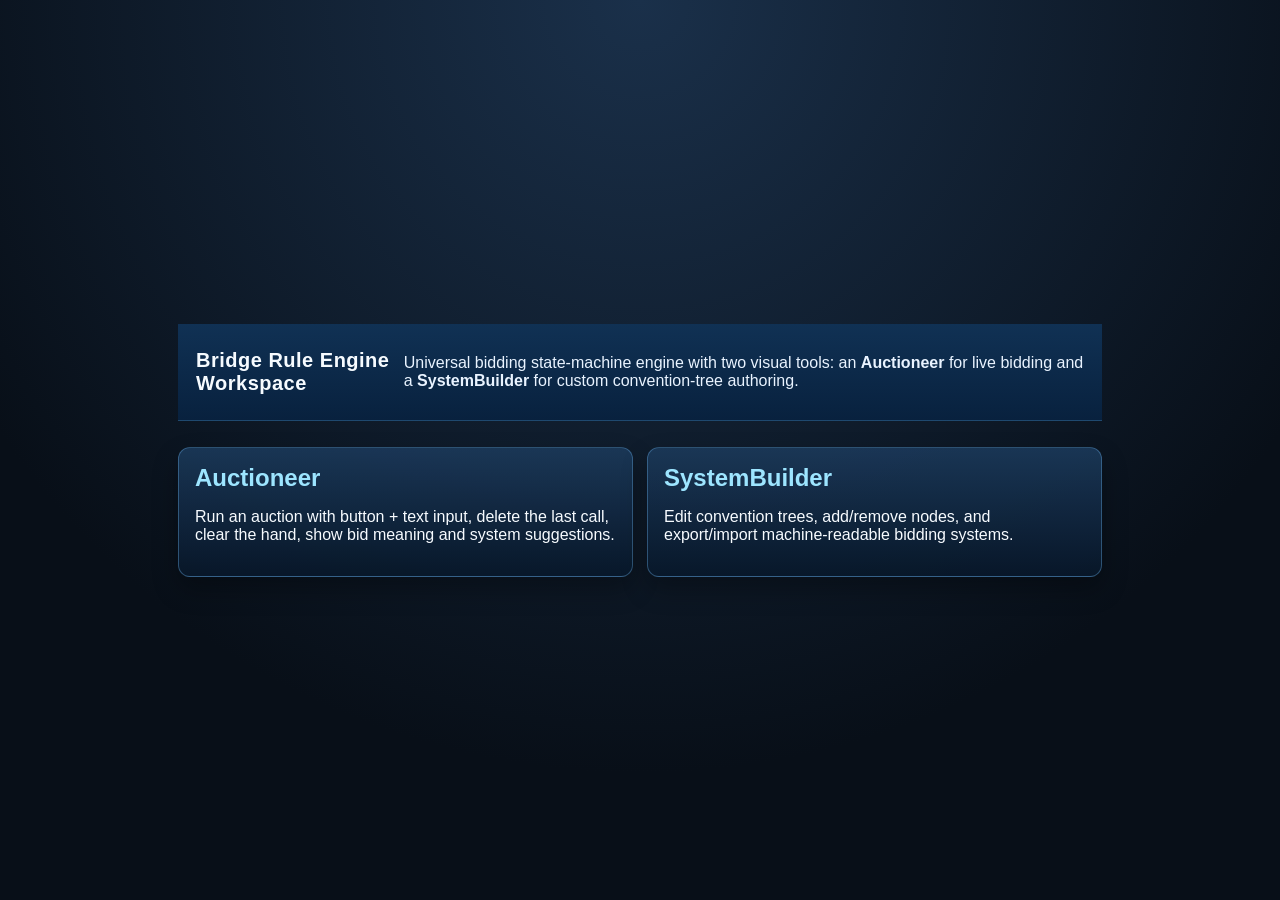
<file: RuleEngine/index.html>
<!doctype html>
<html lang="en">
<head>
  <meta charset="UTF-8" />
  <meta name="viewport" content="width=device-width, initial-scale=1.0" />
  <title>Bridge Rule Engine</title>
  <link rel="stylesheet" href="styles.css" />
</head>
<body class="landing-page">
  <main class="landing-shell">
    <header>
      <h1>Bridge Rule Engine Workspace</h1>
      <p>
        Universal bidding state-machine engine with two visual tools: an
        <strong>Auctioneer</strong> for live bidding and a
        <strong>SystemBuilder</strong> for custom convention-tree authoring.
      </p>
    </header>

    <section class="card-grid">
      <a class="card" href="auctioneer.html">
        <h2>Auctioneer</h2>
        <p>
          Run an auction with button + text input, delete the last call, clear
          the hand, show bid meaning and system suggestions.
        </p>
      </a>
      <a class="card" href="systembuilder.html">
        <h2>SystemBuilder</h2>
        <p>
          Edit convention trees, add/remove nodes, and export/import
          machine-readable bidding systems.
        </p>
      </a>
    </section>
  </main>
</body>
</html>
</file>
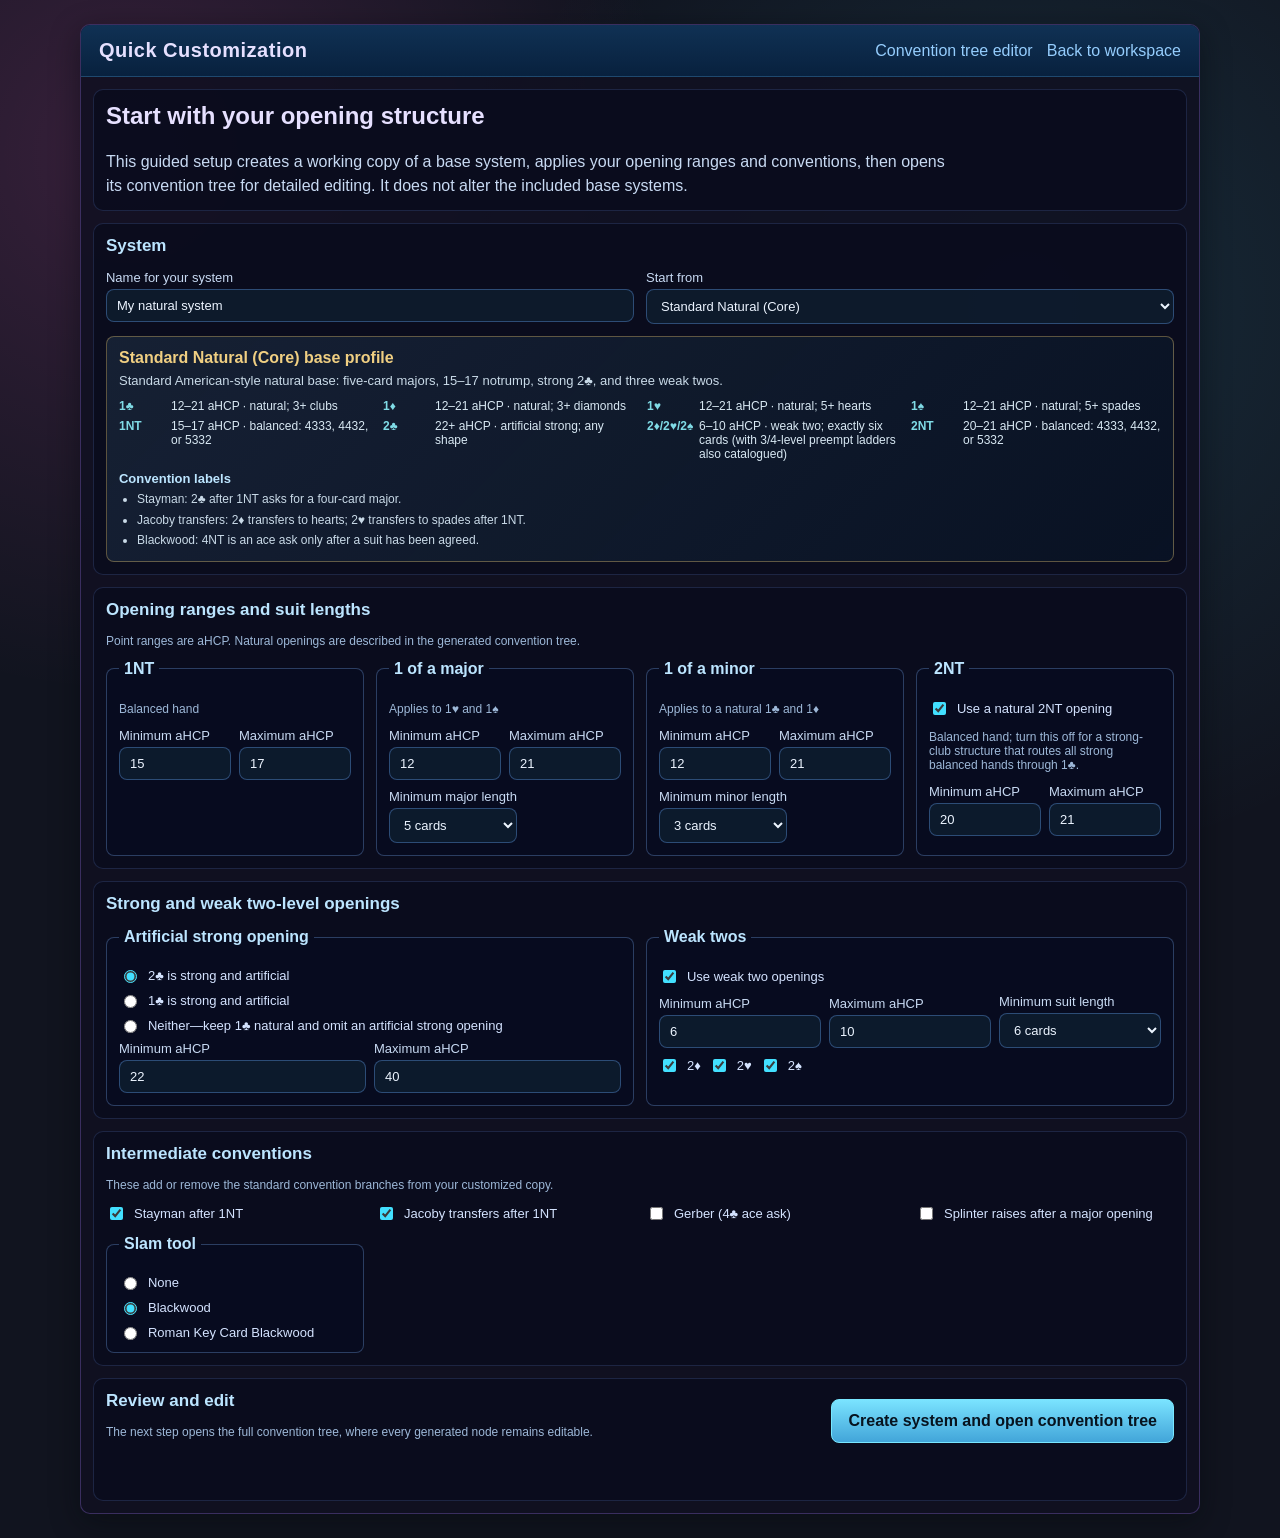
<file: RuleEngine/quick-customization.html>
<!doctype html>
<html lang="en">
<head>
  <meta charset="UTF-8" />
  <meta name="viewport" content="width=device-width, initial-scale=1.0" />
  <title>Bridge Rule Engine - Quick Customization</title>
  <link rel="stylesheet" href="styles.css" />
</head>
<body class="systembuilder-body" id="app">
  <div class="systembuilder-shell">
    <div class="page-shell quick-customization-shell">
      <header>
        <h1>Quick Customization</h1>
        <nav class="page-links" aria-label="Quick customization navigation">
          <a href="systembuilder.html" class="home">Convention tree editor</a>
          <a href="index.html" class="home">Back to workspace</a>
        </nav>
      </header>

      <main class="panel-grid">
        <section class="panel quick-intro">
          <h2>Start with your opening structure</h2>
          <p>
            This guided setup creates a working copy of a base system, applies your opening ranges and conventions,
            then opens its convention tree for detailed editing. It does not alter the included base systems.
          </p>
        </section>

        <form id="quickCustomizationForm" class="customization-form">
          <section class="panel">
            <h2>System</h2>
            <div class="form-grid form-grid--wide">
              <label>
                Name for your system
                <input id="customSystemName" name="systemName" type="text" maxlength="80" value="My natural system" required />
              </label>
              <label>
                Start from
                <select id="baseSystemSelect" name="baseSystem"></select>
              </label>
            </div>
            <div id="baseSystemSummary" class="base-system-summary" aria-live="polite"></div>
          </section>

          <section class="panel">
            <h2>Opening ranges and suit lengths</h2>
            <p class="meta-note">Point ranges are aHCP. Natural openings are described in the generated convention tree.</p>
            <div class="opening-grid">
              <fieldset class="opening-card">
                <legend>1NT</legend>
                <p class="meta-note">Balanced hand</p>
                <div class="range-row">
                  <label>Minimum aHCP<input name="oneNtMin" type="number" min="0" max="40" value="15" required /></label>
                  <label>Maximum aHCP<input name="oneNtMax" type="number" min="0" max="40" value="17" required /></label>
                </div>
              </fieldset>

              <fieldset class="opening-card">
                <legend>1 of a major</legend>
                <p class="meta-note">Applies to 1♥ and 1♠</p>
                <div class="range-row">
                  <label>Minimum aHCP<input name="oneMajorMin" type="number" min="0" max="40" value="12" required /></label>
                  <label>Maximum aHCP<input name="oneMajorMax" type="number" min="0" max="40" value="21" required /></label>
                </div>
                <label>Minimum major length
                  <select name="majorLength"><option value="4">4 cards</option><option value="5" selected>5 cards</option></select>
                </label>
              </fieldset>

              <fieldset class="opening-card">
                <legend>1 of a minor</legend>
                <p class="meta-note">Applies to a natural 1♣ and 1♦</p>
                <div class="range-row">
                  <label>Minimum aHCP<input name="oneMinorMin" type="number" min="0" max="40" value="12" required /></label>
                  <label>Maximum aHCP<input name="oneMinorMax" type="number" min="0" max="40" value="20" required /></label>
                </div>
                <label>Minimum minor length
                  <select name="minorLength"><option value="2">2 cards</option><option value="3" selected>3 cards</option><option value="4">4 cards</option><option value="5">5 cards</option></select>
                </label>
              </fieldset>

              <fieldset class="opening-card">
                <legend>2NT</legend>
                <label class="switch-row"><input id="twoNtEnabled" name="twoNtEnabled" type="checkbox" checked /> Use a natural 2NT opening</label>
                <p class="meta-note">Balanced hand; turn this off for a strong-club structure that routes all strong balanced hands through 1♣.</p>
                <div class="range-row" data-two-nt-control>
                  <label>Minimum aHCP<input name="twoNtMin" type="number" min="0" max="40" value="20" required /></label>
                  <label>Maximum aHCP<input name="twoNtMax" type="number" min="0" max="40" value="21" required /></label>
                </div>
              </fieldset>
            </div>
          </section>

          <section class="panel">
            <h2>Strong and weak two-level openings</h2>
            <div class="form-grid form-grid--wide">
              <fieldset class="choice-group">
                <legend>Artificial strong opening</legend>
                <label class="choice"><input type="radio" name="strongOpening" value="2C" checked /> 2♣ is strong and artificial</label>
                <label class="choice"><input type="radio" name="strongOpening" value="1C" /> 1♣ is strong and artificial</label>
                <label class="choice"><input type="radio" name="strongOpening" value="none" /> Neither—keep 1♣ natural and omit an artificial strong opening</label>
                <div class="range-row">
                  <label>Minimum aHCP<input name="strongMin" type="number" min="0" max="40" value="22" required /></label>
                  <label>Maximum aHCP<input name="strongMax" type="number" min="0" max="40" value="40" required /></label>
                </div>
              </fieldset>

              <fieldset class="choice-group">
                <legend>Weak twos</legend>
                <label class="switch-row"><input id="weakTwosEnabled" name="weakTwosEnabled" type="checkbox" checked /> Use weak two openings</label>
                <div class="range-row" data-weak-two-control>
                  <label>Minimum aHCP<input name="weakTwoMin" type="number" min="0" max="40" value="5" required /></label>
                  <label>Maximum aHCP<input name="weakTwoMax" type="number" min="0" max="40" value="10" required /></label>
                  <label>Minimum suit length
                    <select name="weakTwoLength"><option value="5">5 cards</option><option value="6" selected>6 cards</option><option value="7">7 cards</option></select>
                  </label>
                </div>
                <div class="checkbox-row" data-weak-two-control>
                  <label class="choice"><input name="weakTwoSuits" type="checkbox" value="D" checked /> 2♦</label>
                  <label class="choice"><input name="weakTwoSuits" type="checkbox" value="H" checked /> 2♥</label>
                  <label class="choice"><input name="weakTwoSuits" type="checkbox" value="S" checked /> 2♠</label>
                </div>
              </fieldset>
            </div>
          </section>

          <section class="panel">
            <h2>Intermediate conventions</h2>
            <p class="meta-note">These add or remove the standard convention branches from your customized copy.</p>
            <div class="convention-options">
              <label class="switch-row"><input name="stayman" type="checkbox" checked /> Stayman after 1NT</label>
              <label class="switch-row"><input name="transfers" type="checkbox" checked /> Jacoby transfers after 1NT</label>
              <label class="switch-row"><input name="gerber" type="checkbox" /> Gerber (4♣ ace ask)</label>
              <label class="switch-row"><input name="splinter" type="checkbox" /> Splinter raises after a major opening</label>
              <fieldset class="choice-group slam-choice">
                <legend>Slam tool</legend>
                <label class="choice"><input type="radio" name="slamTool" value="none" /> None</label>
                <label class="choice"><input type="radio" name="slamTool" value="blackwood" checked /> Blackwood</label>
                <label class="choice"><input type="radio" name="slamTool" value="rkcb" /> Roman Key Card Blackwood</label>
              </fieldset>
            </div>
          </section>

          <section class="panel quick-actions">
            <div>
              <h2>Review and edit</h2>
              <p class="meta-note">The next step opens the full convention tree, where every generated node remains editable.</p>
            </div>
            <button type="submit" class="primary-action">Create system and open convention tree</button>
            <p id="quickCustomizationStatus" class="status-message" role="status" aria-live="polite"></p>
          </section>
        </form>
      </main>
    </div>
  </div>
  <script src="Customization/system-data.js"></script>
  <script src="quick-customization.js"></script>
</body>
</html>
</file>
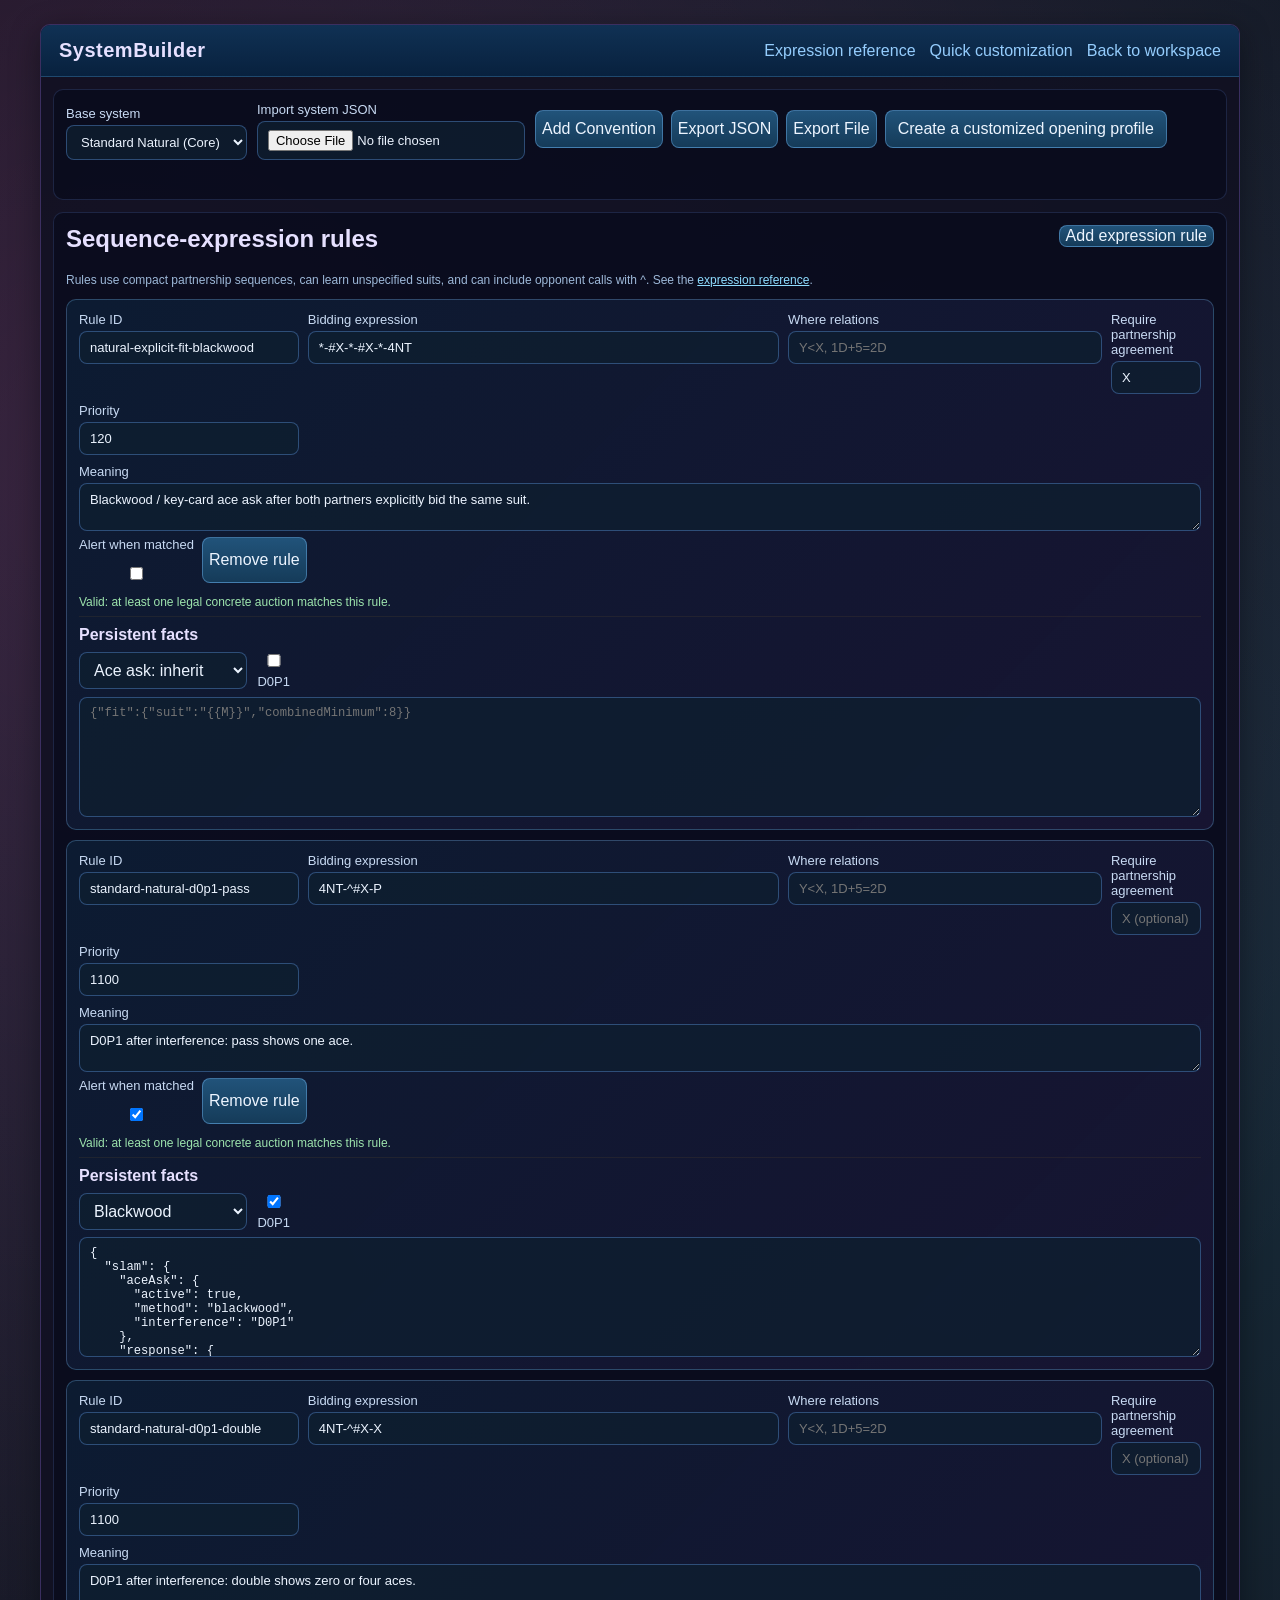
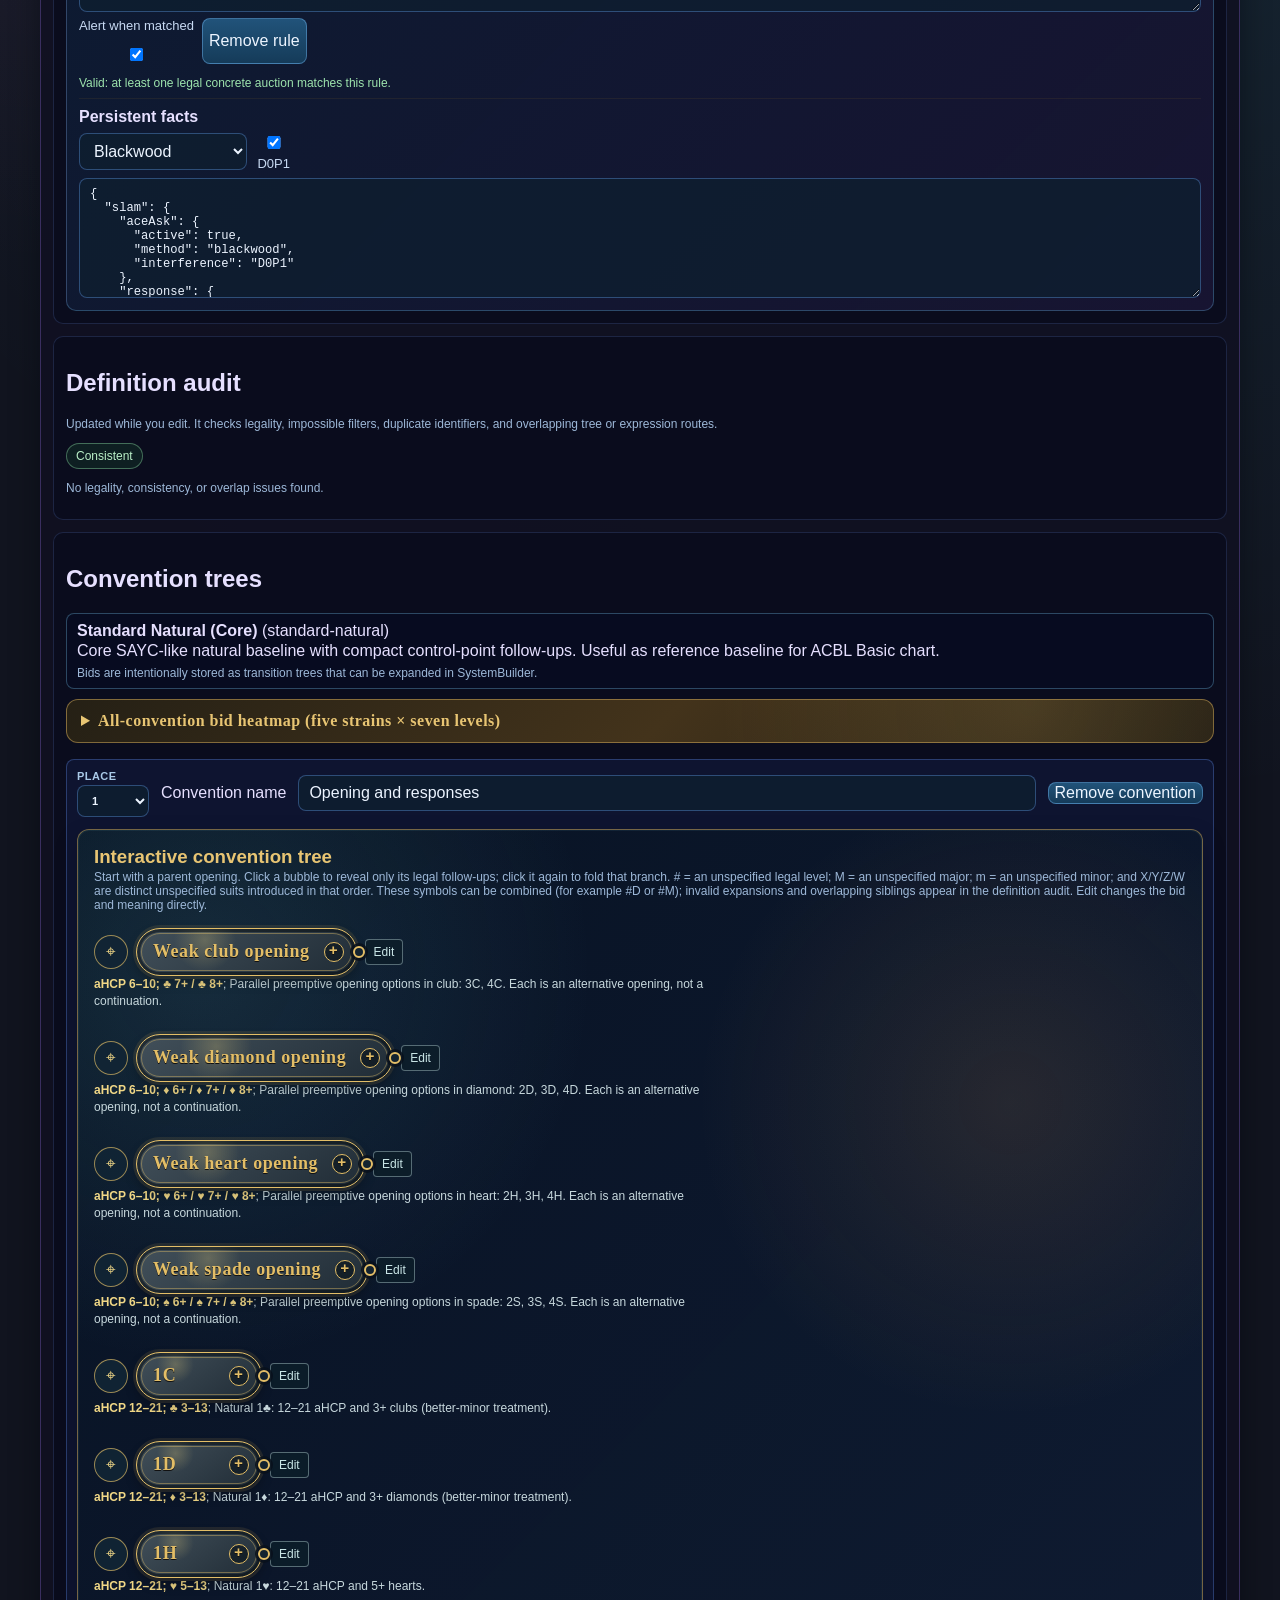
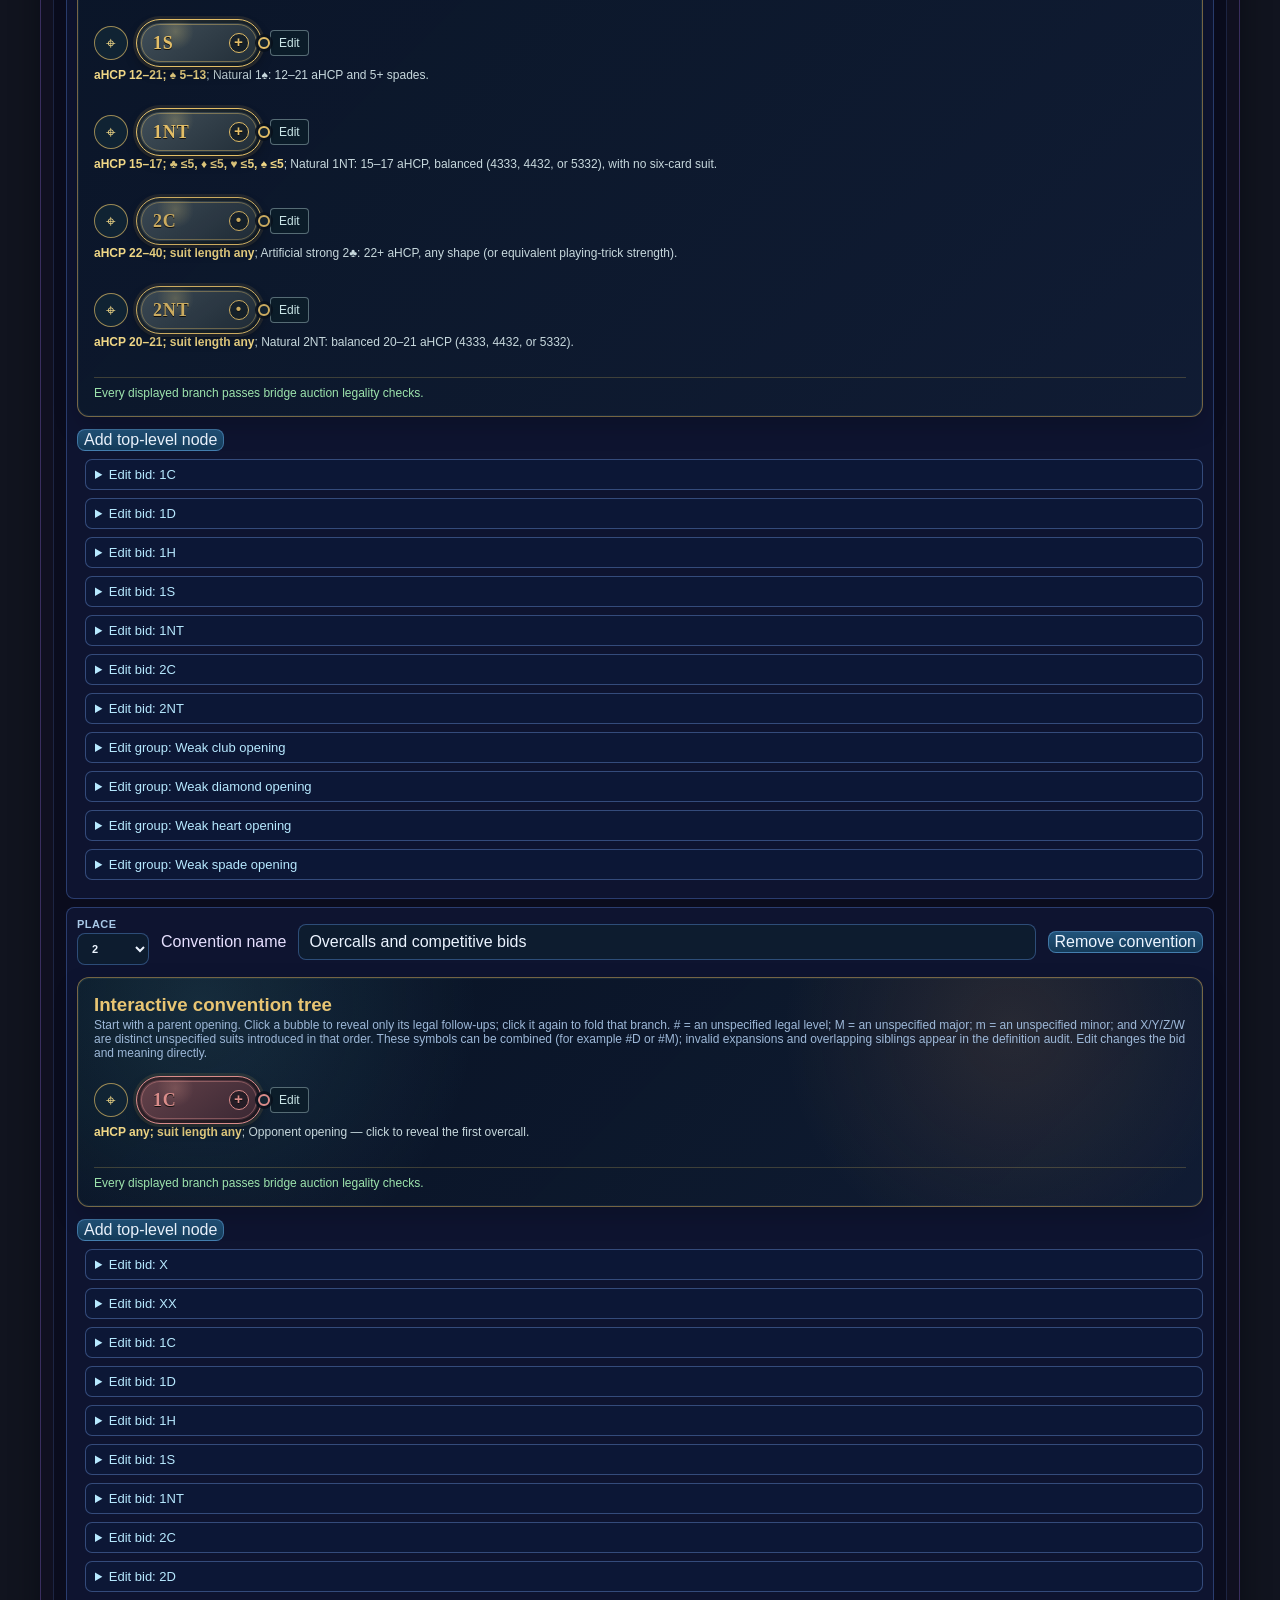
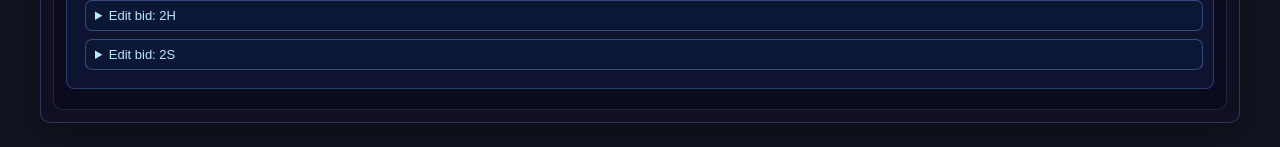
<file: RuleEngine/systembuilder.html>
<!doctype html>
<html lang="en">
<head>
  <meta charset="UTF-8" />
  <meta name="viewport" content="width=device-width, initial-scale=1.0" />
  <title>Bridge Rule Engine - SystemBuilder</title>
  <link rel="stylesheet" href="styles.css" />
  <script src="engine/biddingEngine.js"></script>
</head>
<body class="systembuilder-body" id="app">
  <div class="systembuilder-shell">
    <div class="page-shell">
      <header>
        <h1>SystemBuilder</h1>
        <nav class="page-links" aria-label="SystemBuilder navigation">
          <a href="expression-documentation.html" class="home">Expression reference</a>
          <a href="quick-customization.html" class="home">Quick customization</a>
          <a href="index.html" class="home">Back to workspace</a>
        </nav>
      </header>

      <section class="panel-grid">
        <div class="panel">
          <div class="system-selectors row">
            <label>
              Base system
              <select id="builderSystemSelect"></select>
            </label>
            <label>
              Import system JSON
              <input id="builderImport" type="file" accept="application/json" />
            </label>
            <div class="systembuilder-controls">
              <button id="newConvention">Add Convention</button>
              <button id="exportSystem">Export JSON</button>
              <button id="downloadSystem">Export File</button>
              <a href="quick-customization.html" class="button-link">Create a customized opening profile</a>
            </div>
          </div>
          <p id="builderStatus" class="status-message" role="status" aria-live="polite"></p>
        </div>

        <div class="panel">
          <div class="panel-heading-row">
            <div>
              <h2>Sequence-expression rules</h2>
              <p class="meta-note">Rules use compact partnership sequences, can learn unspecified suits, and can include opponent calls with ^. See the <a href="expression-documentation.html">expression reference</a>.</p>
            </div>
            <button id="newSequenceRule" type="button">Add expression rule</button>
          </div>
          <div id="sequenceRuleArea" class="sequence-rule-area"></div>
        </div>

        <div class="panel">
          <h2>Definition audit</h2>
          <p class="meta-note">Updated while you edit. It checks legality, impossible filters, duplicate identifiers, and overlapping tree or expression routes.</p>
          <div id="systemAudit" class="definition-audit" role="status" aria-live="polite"></div>
        </div>

        <div class="panel">
          <h2>Convention trees</h2>
          <div id="systemMetadata"></div>
          <div id="treeArea" class="tree-zone"></div>
        </div>
      </section>
    </div>
  </div>
  <script src="Customization/system-data.js"></script>
  <script src="systembuilder.js"></script>
</body>
</html>
</file>
<file: RuleEngine/styles.css>
:root {
  --bbo-dark: #0a1c2f;
  --bbo-mid: #1b3450;
  --bbo-accent: #2f9c8c;
  --bbo-bid: #e8f0fc;
  --bbo-call-pass: #f2e2ac;
  --bbo-surface: rgba(20, 40, 64, 0.86);
  --opus-ink: #120c26;
  --opus-gold: #ffd166;
  --opus-cyan: #42e0ff;
  --opus-magenta: #ff5bd6;
  --opal-light: #e6e0ff;
  --text: #f3f3f8;
}

* { box-sizing: border-box; }
body {
  margin: 0;
  font-family: "Trebuchet MS", "Segoe UI", Arial, sans-serif;
  color: #e9f3ff;
  background: radial-gradient(circle at top, #1a304a 0%, #080f18 70%);
}

.landing-page {
  min-height: 100vh;
  display: grid;
  place-items: center;
}

.landing-shell {
  width: min(980px, 90vw);
  padding: 28px;
}

.landing-shell h1 {
  margin-top: 0;
  color: #f6fbff;
}

.card-grid {
  margin-top: 26px;
  display: grid;
  grid-template-columns: repeat(auto-fit, minmax(240px, 1fr));
  gap: 14px;
}

.card {
  display: block;
  padding: 16px;
  text-decoration: none;
  border-radius: 12px;
  color: #f7fbff;
  background: linear-gradient(180deg, rgba(28, 59, 93, 0.85), rgba(8, 24, 43, 0.86));
  border: 1px solid rgba(90, 151, 202, 0.45);
  box-shadow: 0 12px 26px rgba(0, 0, 0, 0.3);
  transition: transform 0.2s ease, border-color 0.2s ease;
}

.card:hover {
  transform: translateY(-3px);
  border-color: #5de2ff;
}

.card h2 {
  margin: 0 0 8px;
  color: #9de5ff;
}

#app {
  padding: 12px;
  min-height: 100vh;
}

.page-shell {
  width: min(1200px, 96vw);
  margin: 0 auto;
  background: var(--bbo-surface);
  border: 1px solid rgba(120, 190, 255, 0.2);
  border-radius: 10px;
  box-shadow: 0 8px 30px rgba(5, 8, 12, 0.45);
  overflow: hidden;
}

header {
  display: flex;
  justify-content: space-between;
  gap: 12px;
  align-items: center;
  padding: 14px 18px;
  background: linear-gradient(180deg, #103154 0%, #08213e 100%);
  border-bottom: 1px solid rgba(90, 170, 220, 0.2);
}

header h1 {
  margin: 0;
  font-size: 20px;
  letter-spacing: 0.5px;
}

header .home {
  color: #95cdfd;
  text-decoration: none;
}

.page-links {
  display: flex;
  gap: 14px;
  flex-wrap: wrap;
  justify-content: flex-end;
}

.panel-grid {
  display: grid;
  grid-template-columns: 1fr;
  gap: 12px;
  padding: 12px;
}

.panel {
  padding: 12px;
  border-radius: 10px;
  background: rgba(5, 13, 25, 0.6);
  border: 1px solid rgba(104, 144, 205, 0.25);
}

.row {
  display: flex;
  gap: 10px;
  flex-wrap: wrap;
  align-items: center;
  margin-bottom: 10px;
}

label {
  display: inline-flex;
  flex-direction: column;
  gap: 4px;
  font-size: 13px;
  color: #c8daf3;
}

input,
select,
textarea,
button {
  font: inherit;
  border-radius: 8px;
}

input,
select,
textarea {
  border: 1px solid rgba(108, 168, 255, 0.35);
  background: rgba(14, 31, 48, 0.8);
  color: #ecf4ff;
  padding: 8px 10px;
}

button {
  border: 1px solid rgba(112, 180, 240, 0.45);
  color: #edf5ff;
  background: linear-gradient(180deg, #21537a, #153b59);
  cursor: pointer;
}

button:hover {
  border-color: #6ddcff;
}

.button-link {
  display: inline-flex;
  align-items: center;
  min-height: 38px;
  padding: 8px 12px;
  border: 1px solid rgba(112, 180, 240, 0.45);
  border-radius: 8px;
  color: #edf5ff;
  text-decoration: none;
  background: linear-gradient(180deg, #21537a, #153b59);
}

.button-link:hover {
  border-color: #6ddcff;
}

.system-selectors {
  display: flex;
  gap: 10px;
  align-items: end;
  flex-wrap: wrap;
}

.auction-display {
  width: 100%;
  border-collapse: collapse;
  font-size: 14px;
  color: #f5fbff;
}

.auction-display th,
.auction-display td {
  border: 1px solid rgba(102, 150, 192, 0.25);
  padding: 6px 8px;
  text-align: left;
}

.auction-display th {
  background: rgba(8, 33, 57, 0.9);
}

.auction-row-pass {
  color: #f4e9ac;
}

.auction-call-cell {
  cursor: help;
  position: relative;
}

.auction-alert-pill {
  display: inline-flex;
  width: 15px;
  height: 15px;
  margin-left: 6px;
  align-items: center;
  justify-content: center;
  border-radius: 3px;
  border: 1px solid #8ed0ff;
  background: #214f74;
  color: #b7e2ff;
  font-size: 10px;
  font-weight: 700;
  vertical-align: super;
}

.auction-meaning-tooltip {
  position: fixed;
  z-index: 40;
  max-width: 320px;
  padding: 8px 10px;
  border-radius: 8px;
  background: rgba(9, 20, 35, 0.97);
  border: 1px solid rgba(129, 194, 255, 0.4);
  color: #f6fbff;
  font-size: 12px;
  line-height: 1.35;
  white-space: pre-line;
  pointer-events: none;
  box-shadow: 0 8px 24px rgba(2, 7, 14, 0.6);
  opacity: 0;
  visibility: hidden;
  transition: opacity 0.12s ease, visibility 0.12s ease;
}

.auction-meaning-tooltip.visible {
  opacity: 1;
  visibility: visible;
}

.bid-grid {
  display: flex;
  flex-direction: column;
  gap: 6px;
}

.bid-action-row,
.bid-rank-row {
  display: grid;
  grid-template-columns: repeat(5, minmax(0, 1fr));
  gap: 6px;
}

.bid-grid button {
  min-height: 38px;
  border-radius: 9px;
  padding: 8px 4px;
  width: 100%;
  font-weight: 600;
  font-size: 18px;
  border-style: solid;
  border-width: 1px;
  display: flex;
  align-items: center;
  justify-content: center;
  gap: 2px;
  line-height: 1.1;
}

.bid-button {
  border-radius: 9px;
}

.bid-action {
  font-size: 18px;
  text-transform: none;
}

.bid-button-label {
  display: inline-flex;
  align-items: center;
  justify-content: center;
  gap: 2px;
}

.bid-button-label--whitebox {
  border: 1px solid rgba(255, 255, 255, 0.9);
  background: #ffffff;
  color: #111111;
  border-radius: 6px;
  padding: 2px 5px;
}

.bid-button.pass {
  background: linear-gradient(180deg, #2ebf5f, #1e8d49);
  border-color: rgba(122, 255, 165, 0.75);
}

.bid-button.double {
  background: linear-gradient(180deg, #e95a5a, #b73a3a);
  border-color: rgba(255, 170, 170, 0.75);
}

.bid-button.redouble {
  background: linear-gradient(180deg, #9d57db, #6e3cad);
  border-color: rgba(218, 166, 255, 0.75);
}

.bid-button.alert {
  background: linear-gradient(180deg, #1f6ea7, #17406a);
  border-color: rgba(130, 191, 255, 0.8);
  color: #d6edff;
}

.bid-button.alert.is-active {
  background: linear-gradient(180deg, #e2a53a, #aa6b16);
  border-color: rgba(255, 232, 166, 0.95);
  color: #1d1202;
  box-shadow: 0 0 0 2px rgba(255, 215, 118, 0.35);
}

.bid-button.director {
  background: repeating-linear-gradient(90deg, #e7c94d 0px 12px, #111 12px 24px);
  border-color: #f6cf37;
  color: #101010;
  text-transform: none;
  font-weight: 700;
  box-shadow: 0 0 0 1px rgba(17, 17, 17, 0.4) inset;
}

.bid-button.bid-c {
  background: linear-gradient(180deg, #1f6ea7, #17406a);
  border-color: rgba(130, 191, 255, 0.75);
}

.bid-button.bid-d {
  background: linear-gradient(180deg, #1f6ea7, #17406a);
  border-color: rgba(130, 191, 255, 0.75);
}

.bid-button.bid-h {
  background: linear-gradient(180deg, #1f6ea7, #17406a);
  border-color: rgba(130, 191, 255, 0.75);
}

.bid-button.bid-s {
  background: linear-gradient(180deg, #1f6ea7, #17406a);
  border-color: rgba(130, 191, 255, 0.75);
}

.bid-button.bid-nt {
  background: linear-gradient(180deg, #1f6ea7, #17406a);
  border-color: rgba(130, 191, 255, 0.75);
}

.bid-suit-symbol {
  font-size: 1em;
  font-weight: 700;
}

.bid-suit-symbol.suit-c,
.bid-suit-symbol.suit-s {
  color: #0c0c0c;
}

.bid-suit-symbol.suit-d,
.bid-suit-symbol.suit-h {
  color: #d93c43;
}

.bid-placeholder {
  border: 1px dashed rgba(129, 194, 255, 0.35);
  background: transparent;
  cursor: default;
  min-height: 38px;
  border-radius: 9px;
}

.bid-grid button:disabled {
  opacity: 0.35;
  filter: grayscale(0.65);
  cursor: not-allowed;
  border-color: rgba(95, 128, 157, 0.25);
  background: linear-gradient(180deg, #1b3146, #111e2e);
}

.bid-grid button:disabled:hover {
  transform: none;
}

.warning {
  color: #ffef9a;
  min-height: 18px;
  margin-top: 4px;
}

.meaning-output,
.suggest-output {
  width: 100%;
  min-height: 78px;
  resize: vertical;
}

.suggestion-list {
  display: flex;
  flex-wrap: wrap;
  gap: 8px;
  margin-top: 8px;
}

.suggestion-chip {
  display: inline-flex;
  flex-direction: column;
  align-items: flex-start;
  gap: 4px;
  border: 1px solid rgba(108, 206, 255, 0.42);
  background: rgba(10, 31, 56, 0.9);
  color: #e8f6ff;
  padding: 8px;
  border-radius: 8px;
  min-width: 130px;
  font-size: 12px;
}

.suggestion-chip button {
  width: 100%;
  border-radius: 6px;
}

.meta-note {
  font-size: 12px;
  color: #9db8d8;
}

/* SystemBuilder visual style */
.systembuilder-body {
  background: radial-gradient(circle at 10% 10%, rgba(255, 93, 201, 0.16), transparent 30%), radial-gradient(circle at 80% 20%, rgba(70, 220, 255, 0.12), transparent 35%), #11141f;
  color: var(--opal-light);
  -webkit-text-size-adjust: 100%;
  text-size-adjust: 100%;
}

.systembuilder-shell {
  width: min(1320px, 96vw);
  margin: 0 auto;
  padding: 12px;
}

.systembuilder-shell .page-shell {
  background: rgba(16, 17, 34, 0.88);
  border-color: rgba(110, 83, 170, 0.45);
}

.systembuilder-shell .panel {
  background: rgba(8, 11, 28, 0.75);
  border-color: rgba(95, 128, 205, 0.22);
}

.tree-zone {
  margin-top: 10px;
}

.tree {
  margin: 8px 0;
  padding: 10px;
  border-radius: 8px;
  border: 1px solid rgba(111, 157, 255, 0.3);
  background: rgba(17, 28, 63, 0.6);
}

.convention-header {
  align-items: end;
}

.convention-position {
  display: inline-flex;
  flex: 0 0 auto;
  flex-direction: column;
  gap: 3px;
  color: #a9c9e7;
  font-size: 11px;
  font-weight: 700;
  letter-spacing: 0.04em;
  text-transform: uppercase;
}

.convention-position select {
  min-width: 4.5rem;
  margin: 0;
}

.tree h3 {
  margin: 0 0 8px;
  color: #8ed4ff;
}

.tree-preview {
  position: relative;
  overflow: hidden;
  margin: 12px 0;
  padding: 16px;
  border: 1px solid rgba(205, 166, 89, 0.54);
  border-radius: 12px;
  background:
    radial-gradient(circle at 11% 12%, rgba(87, 166, 180, 0.16), transparent 27%),
    radial-gradient(circle at 83% 23%, rgba(214, 153, 75, 0.13), transparent 24%),
    linear-gradient(135deg, rgba(8, 20, 35, 0.96), rgba(17, 28, 52, 0.95));
  box-shadow: inset 0 0 0 1px rgba(117, 207, 219, 0.08), 0 10px 24px rgba(0, 0, 0, 0.18);
}

.tree-preview h3 {
  margin-bottom: 2px;
  color: #e8c573;
}

.tree-preview p {
  margin: 0 0 10px;
}

.bubble-graph,
.bubble-children {
  display: flex;
  flex-direction: column;
  align-items: flex-start;
  gap: 14px;
}

.bubble-graph {
  position: relative;
  padding: 6px 0 2px;
}

.bubble-branch {
  position: relative;
  width: min(100%, 760px);
  scroll-margin-block: 18vh;
}

.bubble-row {
  display: flex;
  align-items: center;
  gap: 8px;
}

.bid-bubble {
  position: relative;
  display: inline-flex;
  align-items: center;
  justify-content: space-between;
  gap: 14px;
  min-width: 126px;
  min-height: 48px;
  padding: 7px 12px 7px 16px;
  border: 1px solid currentColor;
  border-radius: 999px;
  color: #e5c46d;
  background:
    radial-gradient(circle at 34% 27%, rgba(255, 255, 255, 0.19), transparent 20%),
    linear-gradient(145deg, rgba(48, 69, 76, 0.98), rgba(16, 30, 40, 0.98));
  box-shadow: inset 0 0 0 3px rgba(2, 8, 13, 0.5), 0 0 0 3px rgba(207, 165, 85, 0.12), 0 6px 12px rgba(0, 0, 0, 0.28);
  font-family: Georgia, "Times New Roman", serif;
  font-weight: 700;
  letter-spacing: 0.055em;
  text-shadow: 0 1px 0 #111;
  transition: transform 150ms ease, box-shadow 150ms ease, filter 150ms ease;
}

.bid-bubble::before,
.bid-bubble::after {
  position: absolute;
  content: "";
}

.bid-bubble::before {
  inset: 4px;
  border: 1px solid currentColor;
  border-radius: inherit;
  opacity: 0.42;
  pointer-events: none;
}

.bid-bubble::after {
  top: 50%;
  right: -9px;
  width: 8px;
  height: 8px;
  border: 2px solid currentColor;
  border-radius: 50%;
  background: #132330;
  box-shadow: 0 0 0 3px rgba(9, 17, 28, 0.88);
  transform: translateY(-50%);
}

.bid-bubble:hover,
.bid-bubble:focus-visible {
  z-index: 2;
  filter: brightness(1.13);
  transform: translateY(-1px);
  box-shadow: inset 0 0 0 3px rgba(2, 8, 13, 0.5), 0 0 0 4px rgba(245, 222, 151, 0.2), 0 9px 18px rgba(0, 0, 0, 0.34);
}

.bid-bubble.is-terminal {
  cursor: default;
  opacity: 0.89;
}

.bid-bubble--opener {
  color: #e3be67;
  background:
    radial-gradient(circle at 31% 25%, rgba(255, 226, 132, 0.23), transparent 20%),
    linear-gradient(145deg, #42505a, #202c36);
}

.bid-bubble--responder {
  color: #73d4df;
  background:
    radial-gradient(circle at 31% 25%, rgba(123, 240, 239, 0.2), transparent 20%),
    linear-gradient(145deg, #285064, #172f45);
}

.bid-bubble--opponent {
  color: #da8c8a;
  background:
    radial-gradient(circle at 31% 25%, rgba(255, 180, 161, 0.19), transparent 20%),
    linear-gradient(145deg, #66434b, #382632);
}

.bid-bubble--group {
  min-width: 220px;
  letter-spacing: 0.035em;
}

.bid-bubble__call {
  position: relative;
  z-index: 1;
  font-size: 18px;
}

.bid-bubble__indicator {
  position: relative;
  z-index: 1;
  display: grid;
  width: 20px;
  height: 20px;
  place-items: center;
  border: 1px solid currentColor;
  border-radius: 50%;
  background: rgba(3, 10, 17, 0.48);
  font-family: ui-monospace, Consolas, monospace;
  font-size: 15px;
  line-height: 1;
}

.bubble-edit {
  padding: 5px 8px;
  border: 1px solid rgba(191, 218, 221, 0.42);
  border-radius: 4px;
  color: #cae6e7;
  background: rgba(13, 30, 42, 0.92);
  font-size: 12px;
}

.bubble-edit:hover,
.bubble-edit:focus-visible {
  border-color: #76d4dc;
  background: #1e4b5a;
}

.bubble-reveal {
  display: grid;
  width: 34px;
  min-width: 34px;
  min-height: 34px;
  place-items: center;
  padding: 0;
  border-color: rgba(227, 190, 103, 0.66);
  border-radius: 50%;
  color: #f0d786;
  background: rgba(18, 37, 53, 0.94);
  font-size: 17px;
  line-height: 1;
  touch-action: manipulation;
}

.bubble-reveal:hover,
.bubble-reveal:focus-visible {
  border-color: #f4d479;
  background: #314d59;
}

.bubble-meaning {
  max-width: 630px;
  margin: 5px 0 0 14px;
  color: #c7d8dd;
  font-size: 12px;
  line-height: 1.42;
}

.bubble-constraints {
  color: #f0d786;
  font-weight: 700;
}

.bubble-children {
  position: relative;
  margin: 10px 0 0 24px;
  padding: 3px 0 1px 29px;
  border-left: 2px solid rgba(108, 202, 210, 0.5);
}

.bubble-children::before {
  position: absolute;
  top: 0;
  left: -2px;
  width: 28px;
  border-top: 2px solid rgba(108, 202, 210, 0.5);
  content: "";
}

.bubble-children > .bubble-branch::before {
  position: absolute;
  top: 25px;
  left: -31px;
  width: 29px;
  border-top: 1px solid rgba(217, 190, 106, 0.68);
  content: "";
}

.bubble-branch--opponent > .bubble-children {
  border-left-color: rgba(218, 140, 138, 0.55);
}

.bubble-branch--opponent > .bubble-children::before {
  border-top-color: rgba(218, 140, 138, 0.55);
}

.graph-node-editor {
  display: grid;
  gap: 8px;
  width: min(100%, 620px);
  margin: 8px 0 3px 14px;
  padding: 10px;
  border: 1px solid rgba(115, 212, 223, 0.42);
  border-radius: 7px;
  background: rgba(5, 17, 29, 0.93);
  box-shadow: inset 0 0 18px rgba(60, 174, 186, 0.08);
}

.graph-node-editor label {
  display: grid;
  gap: 4px;
  color: #a9dce0;
  font-size: 12px;
}

.graph-node-editor input,
.graph-node-editor textarea {
  width: 100%;
  box-sizing: border-box;
}

.graph-editor-actions {
  display: flex;
  gap: 8px;
  flex-wrap: wrap;
}

.tree-legality {
  margin: 14px 0 0 !important;
  padding-top: 8px;
  border-top: 1px solid rgba(197, 169, 91, 0.27);
  color: #9de4ad;
  font-size: 12px;
}

.tree-legality.is-error {
  color: #ffb6ad;
}

.convention-heatmap {
  margin: 10px 0 16px;
  overflow: hidden;
  border: 1px solid rgba(205, 166, 89, 0.54);
  border-radius: 12px;
  background:
    radial-gradient(circle at 84% 10%, rgba(233, 195, 105, 0.15), transparent 32%),
    linear-gradient(135deg, #252015, #43331b 52%, #211c13);
}

.convention-heatmap > summary {
  cursor: pointer;
  padding: 12px 14px;
  color: #e8c573;
  font-family: Georgia, "Times New Roman", serif;
  font-weight: 700;
  letter-spacing: 0.03em;
  touch-action: manipulation;
}

.convention-heatmap[open] > summary {
  border-bottom: 1px solid rgba(205, 166, 89, 0.28);
}

.convention-heatmap__body {
  padding: 12px;
}

.convention-heatmap__body > .meta-note {
  margin: 0 0 10px;
}

.heatmap-scroll {
  overflow-x: auto;
  padding-bottom: 5px;
  -webkit-overflow-scrolling: touch;
}

.convention-heatmap__grid {
  display: grid;
  grid-template-columns: repeat(7, minmax(96px, 1fr));
  min-width: 672px;
  gap: 0;
  align-items: stretch;
  overflow: visible;
  background: #7a531b;
}

.heatmap-cell {
  min-height: 70px;
}

.heatmap-cell {
  position: relative;
  display: grid;
  place-items: center;
  min-width: 0;
  padding: 4px;
  overflow: visible;
  border: 0;
  border-radius: 0;
  background: #7a531b;
}

.heatmap-cell::before {
  position: absolute;
  z-index: 1;
  top: -45%;
  left: -22%;
  width: 144%;
  height: 190%;
  border-radius: 50%;
  opacity: var(--heatmap-field-opacity, 0);
  background: radial-gradient(ellipse at center, var(--heatmap-field-color) 0%, var(--heatmap-field-color) 31%, transparent 74%);
  filter: blur(2px);
  mix-blend-mode: normal;
  pointer-events: none;
  content: "";
}

.heatmap-bid {
  position: relative;
  z-index: 2;
  color: #f5e5b9;
  font-family: ui-monospace, Consolas, monospace;
  font-size: 20px;
  font-weight: 800;
  line-height: 1;
  letter-spacing: 0.025em;
  text-shadow: 0 1px 1px rgba(38, 22, 5, 0.9);
}

.heatmap-bid__call {
  font-size: 20px;
  line-height: 1;
}

.heatmap-bid-suit {
  display: inline-block;
  margin-left: 1px;
  font-family: Georgia, "Times New Roman", serif;
  font-size: 1.08em;
  font-weight: 800;
}

.heatmap-bid-suit--d,
.heatmap-bid-suit--h {
  color: #ff777b;
  text-shadow: 0 1px 1px rgba(62, 0, 4, 0.7);
}

.heatmap-bid-suit--c,
.heatmap-bid-suit--s {
  color: #10141b;
  text-shadow: 0 1px rgba(255, 246, 217, 0.72), 0 0 1px rgba(255, 246, 217, 0.72);
}

.heatmap-bid-suit--nt {
  color: #a8e5ff;
  font-family: ui-monospace, Consolas, monospace;
  font-size: 0.76em;
  letter-spacing: -0.04em;
}

.node-card {
  margin: 8px 0;
  padding: 9px;
  border-radius: 8px;
  border: 1px solid rgba(130, 177, 255, 0.25);
  background: rgba(20, 33, 78, 0.72);
}

.node-details {
  margin: 8px 0;
}

.node-details > summary {
  cursor: pointer;
  padding: 7px 9px;
  border: 1px solid rgba(130, 177, 255, 0.34);
  border-radius: 7px;
  color: #b7e9ff;
  background: rgba(13, 26, 58, 0.68);
  font-size: 13px;
  user-select: none;
}

.node-details[open] > summary {
  border-bottom-right-radius: 0;
  border-bottom-left-radius: 0;
  color: #f0d786;
}

.node-details[open] > .node-card {
  margin-top: 0;
  border-top-right-radius: 0;
  border-top-left-radius: 0;
}

.node-card-title {
  color: #9ee1ff;
  font-size: 15px;
}

.node-id {
  color: #8ca5c8;
  font-size: 11px;
}

.node-children {
  margin-left: 16px;
  padding-left: 12px;
  border-left: 1px dashed rgba(129, 183, 255, 0.45);
}

.node-fields {
  display: grid;
  gap: 8px;
  grid-template-columns: repeat(auto-fit, minmax(120px, 1fr));
}

/* The regular bid editor reserves its five right-most columns for ranges.
   The open gap makes the bid/meaning and the numeric matrix easy to scan as
   two separate pieces of one editing entry. */
.node-editor-layout {
  display: grid;
  grid-template-columns: minmax(300px, 1fr) minmax(385px, 46%);
  column-gap: 30px;
  align-items: start;
}

.node-editor-main {
  display: grid;
  grid-template-columns: minmax(125px, 0.38fr) minmax(205px, 1fr);
  gap: 10px 12px;
  min-width: 0;
}

.node-editor-bid {
  grid-column: 1;
}

.node-editor-meaning {
  grid-column: 2;
}

.node-editor-bid input,
.node-editor-meaning textarea {
  box-sizing: border-box;
  width: 100%;
}

.node-editor-main > label:not(.node-editor-bid):not(.node-editor-meaning),
.node-editor-main > .fact-editor,
.node-editor-main > .systembuilder-controls,
.node-editor-main > .inline-row,
.node-editor-main > textarea {
  grid-column: 1 / -1;
}

.node-numeric-grid {
  display: grid;
  grid-template-columns: repeat(5, minmax(0, 1fr));
  gap: 8px 7px;
  min-width: 0;
  padding-left: 3px;
}

.node-numeric-field {
  min-width: 0;
  color: #b9dbed;
  font-size: 11px;
  text-align: center;
}

.node-numeric-field input {
  box-sizing: border-box;
  width: 100%;
  min-width: 0;
  padding: 7px 4px;
  text-align: center;
}

.node-numeric-spacer {
  min-height: 1px;
}

.alert-toggle {
  margin: 4px 0;
  border-color: rgba(94, 182, 255, 0.6);
  background: linear-gradient(180deg, #1f4e79, #183a58);
  color: #cbecff;
}

.alert-toggle.active {
  border-color: rgba(146, 219, 255, 0.9);
  background: linear-gradient(180deg, #2f72b3, #2a5f97);
  color: #e8f7ff;
}

.small {
  max-width: 90px;
}

.systembuilder-controls {
  display: flex;
  gap: 8px;
  flex-wrap: wrap;
  margin: 6px 0 12px;
}

.question-grid {
  display: grid;
  gap: 10px;
}

.question-card {
  padding: 8px 10px;
  border-radius: 8px;
  border: 1px solid rgba(129, 211, 255, 0.3);
  background: rgba(6, 12, 34, 0.68);
}

.question-card p {
  margin: 2px 0 6px;
}

.status-message {
  min-height: 1.3em;
  margin: 4px 0 0;
  color: #9fe1ff;
  font-size: 13px;
}

.status-message.is-error {
  color: #ffb6b6;
}

.inline-row {
  display: flex;
  gap: 12px;
  align-items: center;
  flex-wrap: wrap;
}

textarea.codebox {
  min-height: 180px;
  width: 100%;
  border-radius: 8px;
  border: 1px solid rgba(129, 183, 255, 0.3);
  background: rgba(4, 8, 20, 0.83);
  color: #d6e4ff;
}

/* Guided quick-customization flow */
.quick-customization-shell {
  max-width: 1120px;
}

.quick-intro h2,
.quick-actions h2 {
  margin-top: 0;
}

.quick-intro p {
  max-width: 850px;
  margin-bottom: 0;
  color: #c8daf3;
  line-height: 1.5;
}

.customization-form {
  display: grid;
  gap: 12px;
}

.customization-form .panel {
  margin: 0;
}

.customization-form h2 {
  margin-top: 0;
  font-size: 17px;
  color: #bce5ff;
}

.form-grid,
.opening-grid,
.convention-options {
  display: grid;
  gap: 12px;
}

.form-grid--wide {
  grid-template-columns: repeat(auto-fit, minmax(280px, 1fr));
}

.base-system-summary {
  margin-top: 12px;
  padding: 12px;
  border: 1px solid rgba(226, 190, 105, 0.38);
  border-radius: 8px;
  background: linear-gradient(135deg, rgba(27, 42, 62, 0.7), rgba(9, 22, 40, 0.62));
  color: #d8e8f3;
}

.base-system-summary__title {
  color: #f0cf82;
  font-weight: 700;
}

.base-system-summary p {
  margin: 5px 0 9px;
  color: #c9dae8;
  font-size: 13px;
  line-height: 1.4;
}

.base-system-summary__lines {
  display: grid;
  grid-template-columns: repeat(auto-fit, minmax(230px, 1fr));
  gap: 6px 14px;
}

.base-system-summary__line {
  display: grid;
  grid-template-columns: 44px 1fr;
  gap: 8px;
  align-items: baseline;
  font-size: 12px;
}

.base-system-summary__line strong {
  color: #80dce7;
}

.base-system-summary__subtitle {
  margin-top: 10px;
  color: #bce5ff;
  font-size: 13px;
  font-weight: 700;
}

.base-system-summary ul {
  display: grid;
  gap: 4px;
  margin: 5px 0 0 18px;
  padding: 0;
  color: #c9dae8;
  font-size: 12px;
  line-height: 1.38;
}

.opening-grid {
  grid-template-columns: repeat(auto-fit, minmax(220px, 1fr));
}

.opening-card,
.choice-group {
  min-width: 0;
  margin: 0;
  padding: 12px;
  border: 1px solid rgba(129, 183, 255, 0.3);
  border-radius: 8px;
  background: rgba(6, 12, 34, 0.48);
}

.opening-card legend,
.choice-group legend {
  padding: 0 5px;
  color: #bce5ff;
  font-weight: 700;
}

.opening-card > label,
.choice-group > label {
  margin-top: 9px;
}

.range-row,
.checkbox-row {
  display: flex;
  gap: 8px;
  flex-wrap: wrap;
  align-items: flex-end;
  margin-top: 8px;
}

.range-row label {
  flex: 1 1 100px;
}

.range-row input,
.range-row select {
  width: 100%;
}

.choice,
.switch-row {
  display: flex;
  flex-direction: row;
  align-items: center;
  gap: 8px;
  color: #d4e3ff;
}

.choice input,
.switch-row input {
  width: auto;
  accent-color: #42e0ff;
}

.convention-options {
  grid-template-columns: repeat(auto-fit, minmax(245px, 1fr));
}

.slam-choice {
  grid-row: span 2;
}

.is-disabled {
  opacity: 0.5;
}

.quick-actions {
  display: flex;
  align-items: center;
  justify-content: space-between;
  gap: 16px;
  flex-wrap: wrap;
}

.quick-actions > div {
  flex: 1 1 340px;
}

.quick-actions .status-message {
  flex-basis: 100%;
}

.primary-action {
  min-height: 44px;
  padding: 10px 16px;
  font-weight: 700;
  color: #07131f;
  border-color: #79e7ff;
  background: linear-gradient(180deg, #7ae3ff, #42a5d9);
}

@media (max-width: 620px) {
  header {
    align-items: flex-start;
    flex-direction: column;
  }

  .page-links {
    justify-content: flex-start;
  }
}

@media (max-width: 900px) {
  .auction-display { font-size: 12px; }
  .bid-grid button { min-height: 34px; }

  #app { padding: 8px; }
  .systembuilder-shell {
    width: min(100%, 1320px);
    padding: 0;
  }
  .systembuilder-shell .page-shell { width: 100%; }
  .tree-preview { padding: 12px; }
  .convention-heatmap__grid { min-width: 700px; }
  .node-editor-layout {
    grid-template-columns: 1fr;
    row-gap: 18px;
  }
  .node-numeric-grid { padding-left: 0; }
  .systembuilder-controls button,
  .systembuilder-controls .button-link { min-height: 42px; }
}

@media (max-width: 620px) {
  .systembuilder-shell .page-shell { border-radius: 8px; }
  .panel-grid,
  .panel { padding: 8px; }
  .system-selectors > label { flex: 1 1 100%; }
  .system-selectors > label > input,
  .system-selectors > label > select { width: 100%; }
  .systembuilder-controls { width: 100%; }
  .systembuilder-controls button,
  .systembuilder-controls .button-link { flex: 1 1 145px; }
  .tree { padding: 8px; }
  .tree-preview { margin: 9px 0; padding: 10px; }
  .bubble-row {
    display: grid;
    grid-template-columns: 34px minmax(0, 1fr) auto;
    gap: 6px;
    width: 100%;
  }
  .bubble-reveal {
    width: 34px;
    min-width: 34px;
    min-height: 40px;
  }
  .bid-bubble,
  .bid-bubble--group {
    width: 100%;
    min-width: 0;
    min-height: 44px;
    padding-right: 10px;
  }
  .bid-bubble__call { font-size: 15px; }
  .bubble-edit { min-height: 40px; padding-inline: 7px; }
  .bubble-meaning { margin-left: 40px; font-size: 12px; }
  .bubble-children {
    margin-left: 10px;
    padding-left: 20px;
  }
  .bubble-children > .bubble-branch::before {
    left: -22px;
    width: 20px;
  }
  .graph-node-editor {
    width: calc(100% - 8px);
    margin-left: 4px;
  }
  .node-fields { grid-template-columns: 1fr; }
  .node-editor-main {
    grid-template-columns: minmax(104px, 0.36fr) minmax(0, 1fr);
    gap: 8px;
  }
  .node-numeric-grid { gap: 6px 4px; }
  .node-numeric-field { font-size: 10px; }
  .node-numeric-field input { padding: 6px 2px; }
  .node-details { margin-left: 0 !important; }
  .convention-heatmap > summary { padding: 11px; font-size: 14px; }
  .convention-heatmap__body { padding: 9px; }
  .convention-heatmap__grid {
    grid-template-columns: repeat(7, minmax(72px, 1fr));
    min-width: 504px;
  }
  .heatmap-cell { min-height: 52px; padding: 3px; }
  .heatmap-bid,
  .heatmap-bid__call { font-size: 17px; }
}

@media (hover: none) and (pointer: coarse) {
  .node-details > summary,
  .convention-heatmap > summary {
    display: flex;
    align-items: center;
    min-height: 44px;
  }
  .bubble-edit { min-height: 40px; }
}

/* Sequence-rule editor and definition audit */
.panel-heading-row {
  display: flex;
  align-items: flex-start;
  justify-content: space-between;
  gap: 16px;
  flex-wrap: wrap;
}

.panel-heading-row h2,
.panel-heading-row p {
  margin-top: 0;
}

.meta-note a {
  color: #8edcff;
}

.sequence-rule-area {
  display: grid;
  gap: 10px;
}

.sequence-rule-card {
  padding: 12px;
  border: 1px solid rgba(112, 187, 235, 0.3);
  border-radius: 10px;
  background: linear-gradient(135deg, rgba(12, 29, 52, 0.9), rgba(27, 22, 54, 0.82));
}

.sequence-rule-card.is-invalid {
  border-color: rgba(255, 110, 116, 0.72);
}

.sequence-rule-fields {
  display: grid;
  grid-template-columns: minmax(140px, 0.7fr) minmax(240px, 1.5fr) minmax(180px, 1fr) 90px;
  gap: 9px;
}

.sequence-rule-fields .sequence-rule-meaning {
  grid-column: 1 / -1;
}

.sequence-rule-validation {
  min-height: 1.2em;
  margin: 8px 0 0;
  color: #9de4ad;
  font-size: 12px;
}

.sequence-rule-validation.is-error {
  color: #ffaaa8;
}

.definition-audit {
  margin-top: 10px;
}

.audit-summary {
  display: flex;
  align-items: center;
  gap: 8px;
  flex-wrap: wrap;
  margin-bottom: 8px;
}

.audit-badge {
  display: inline-flex;
  align-items: center;
  min-height: 26px;
  padding: 3px 9px;
  border-radius: 999px;
  border: 1px solid rgba(132, 207, 156, 0.45);
  color: #baf0c8;
  background: rgba(29, 92, 53, 0.24);
  font-size: 12px;
}

.audit-badge.is-warning {
  border-color: rgba(240, 194, 88, 0.52);
  color: #f6d98b;
  background: rgba(107, 73, 17, 0.25);
}

.audit-badge.is-error {
  border-color: rgba(255, 103, 110, 0.58);
  color: #ffbbb9;
  background: rgba(112, 29, 42, 0.28);
}

.audit-list {
  display: grid;
  gap: 6px;
  margin: 0;
  padding: 0;
  list-style: none;
}

.audit-item {
  padding: 8px 10px;
  border-left: 3px solid #e4bb58;
  border-radius: 6px;
  color: #dbe9f7;
  background: rgba(82, 59, 16, 0.22);
  font-size: 12px;
}

.audit-item.is-error {
  border-left-color: #ff6f76;
  background: rgba(106, 30, 43, 0.23);
}

.audit-item code {
  color: #aee8ff;
}

.audit-sequence {
  display: block;
  width: fit-content;
  max-width: 100%;
  margin-top: 6px;
  padding: 3px 6px;
  overflow-wrap: anywhere;
  border-radius: 4px;
  color: #b6e7f3;
  background: rgba(9, 28, 45, 0.58);
  font-family: var(--mono-font, ui-monospace, SFMono-Regular, Menlo, Consolas, monospace);
  font-size: 11px;
  line-height: 1.35;
}

/* Expression reference */
.documentation-body {
  background:
    radial-gradient(circle at 14% 8%, rgba(66, 224, 255, 0.14), transparent 29%),
    radial-gradient(circle at 88% 16%, rgba(255, 91, 214, 0.12), transparent 27%),
    #0a101b;
}

.documentation-shell {
  width: min(1040px, 96vw);
  margin: 0 auto;
  background: rgba(12, 24, 42, 0.94);
}

.documentation-content {
  display: grid;
  gap: 14px;
  padding: 18px;
}

.documentation-intro,
.documentation-section {
  padding: 18px;
  border: 1px solid rgba(104, 174, 223, 0.25);
  border-radius: 12px;
  background: rgba(8, 17, 31, 0.72);
}

.documentation-intro {
  background:
    radial-gradient(circle at 85% 10%, rgba(66, 224, 255, 0.14), transparent 30%),
    linear-gradient(135deg, rgba(16, 49, 79, 0.88), rgba(28, 20, 59, 0.88));
}

.documentation-kicker {
  margin: 0 0 4px;
  color: #68e5ff;
  font-size: 12px;
  font-weight: 700;
  letter-spacing: 0.13em;
  text-transform: uppercase;
}

.documentation-intro h2,
.documentation-section h2 {
  margin: 0 0 10px;
  color: #c1edff;
}

.documentation-section h3 {
  margin: 8px 0 4px;
  color: #f2dc93;
}

.documentation-section p,
.documentation-intro p {
  line-height: 1.6;
}

.documentation-table-wrap {
  overflow-x: auto;
}

.documentation-table {
  width: 100%;
  border-collapse: collapse;
}

.documentation-table th,
.documentation-table td {
  padding: 10px;
  border-bottom: 1px solid rgba(116, 168, 210, 0.2);
  text-align: left;
  vertical-align: top;
}

.documentation-table th {
  color: #8edcff;
  font-size: 12px;
  letter-spacing: 0.04em;
  text-transform: uppercase;
}

.documentation-content code {
  padding: 2px 5px;
  border-radius: 5px;
  color: #bceeff;
  background: rgba(34, 76, 108, 0.48);
  font-family: ui-monospace, Consolas, monospace;
}

.documentation-content pre {
  overflow-x: auto;
  padding: 14px;
  border: 1px solid rgba(98, 183, 225, 0.24);
  border-radius: 9px;
  color: #d9f3ff;
  background: #07111d;
  line-height: 1.55;
}

.documentation-content pre code {
  padding: 0;
  background: transparent;
}

.documentation-callout {
  margin-top: 12px;
  padding: 12px 14px;
  border-left: 4px solid #54d9ea;
  border-radius: 7px;
  color: #d9eff8;
  background: rgba(31, 100, 117, 0.2);
  line-height: 1.55;
}

.documentation-grid,
.example-list {
  display: grid;
  grid-template-columns: repeat(auto-fit, minmax(205px, 1fr));
  gap: 10px;
}

.documentation-grid article,
.example-list article {
  padding: 13px;
  border: 1px solid rgba(113, 169, 221, 0.24);
  border-radius: 9px;
  background: rgba(18, 37, 60, 0.58);
}

.documentation-grid article > code {
  display: inline-block;
  color: #ffe093;
}

.documentation-grid article p,
.example-list article p {
  margin-bottom: 0;
}

.fact-editor {
  grid-column: 1 / -1;
  display: grid;
  gap: 0.45rem;
  margin-top: 0.45rem;
  padding-top: 0.55rem;
  border-top: 1px solid rgba(94, 73, 42, 0.22);
}

.fact-editor textarea {
  min-height: 7.5rem;
  resize: vertical;
  font-family: "IBM Plex Mono", "Courier New", monospace;
  font-size: 0.76rem;
}

.fact-shortcuts {
  display: flex;
  align-items: center;
  flex-wrap: wrap;
  gap: 0.65rem;
}

.fact-shortcuts select {
  min-width: 10.5rem;
}

.fact-editor.is-invalid textarea {
  border-color: #b3261e;
  box-shadow: 0 0 0 2px rgba(179, 38, 30, 0.13);
}

@media (max-width: 760px) {
  .sequence-rule-fields {
    grid-template-columns: 1fr;
  }
  .sequence-rule-fields .sequence-rule-meaning {
    grid-column: auto;
  }
  .documentation-content {
    padding: 10px;
  }
  .documentation-intro,
  .documentation-section {
    padding: 14px;
  }
}
</file>
